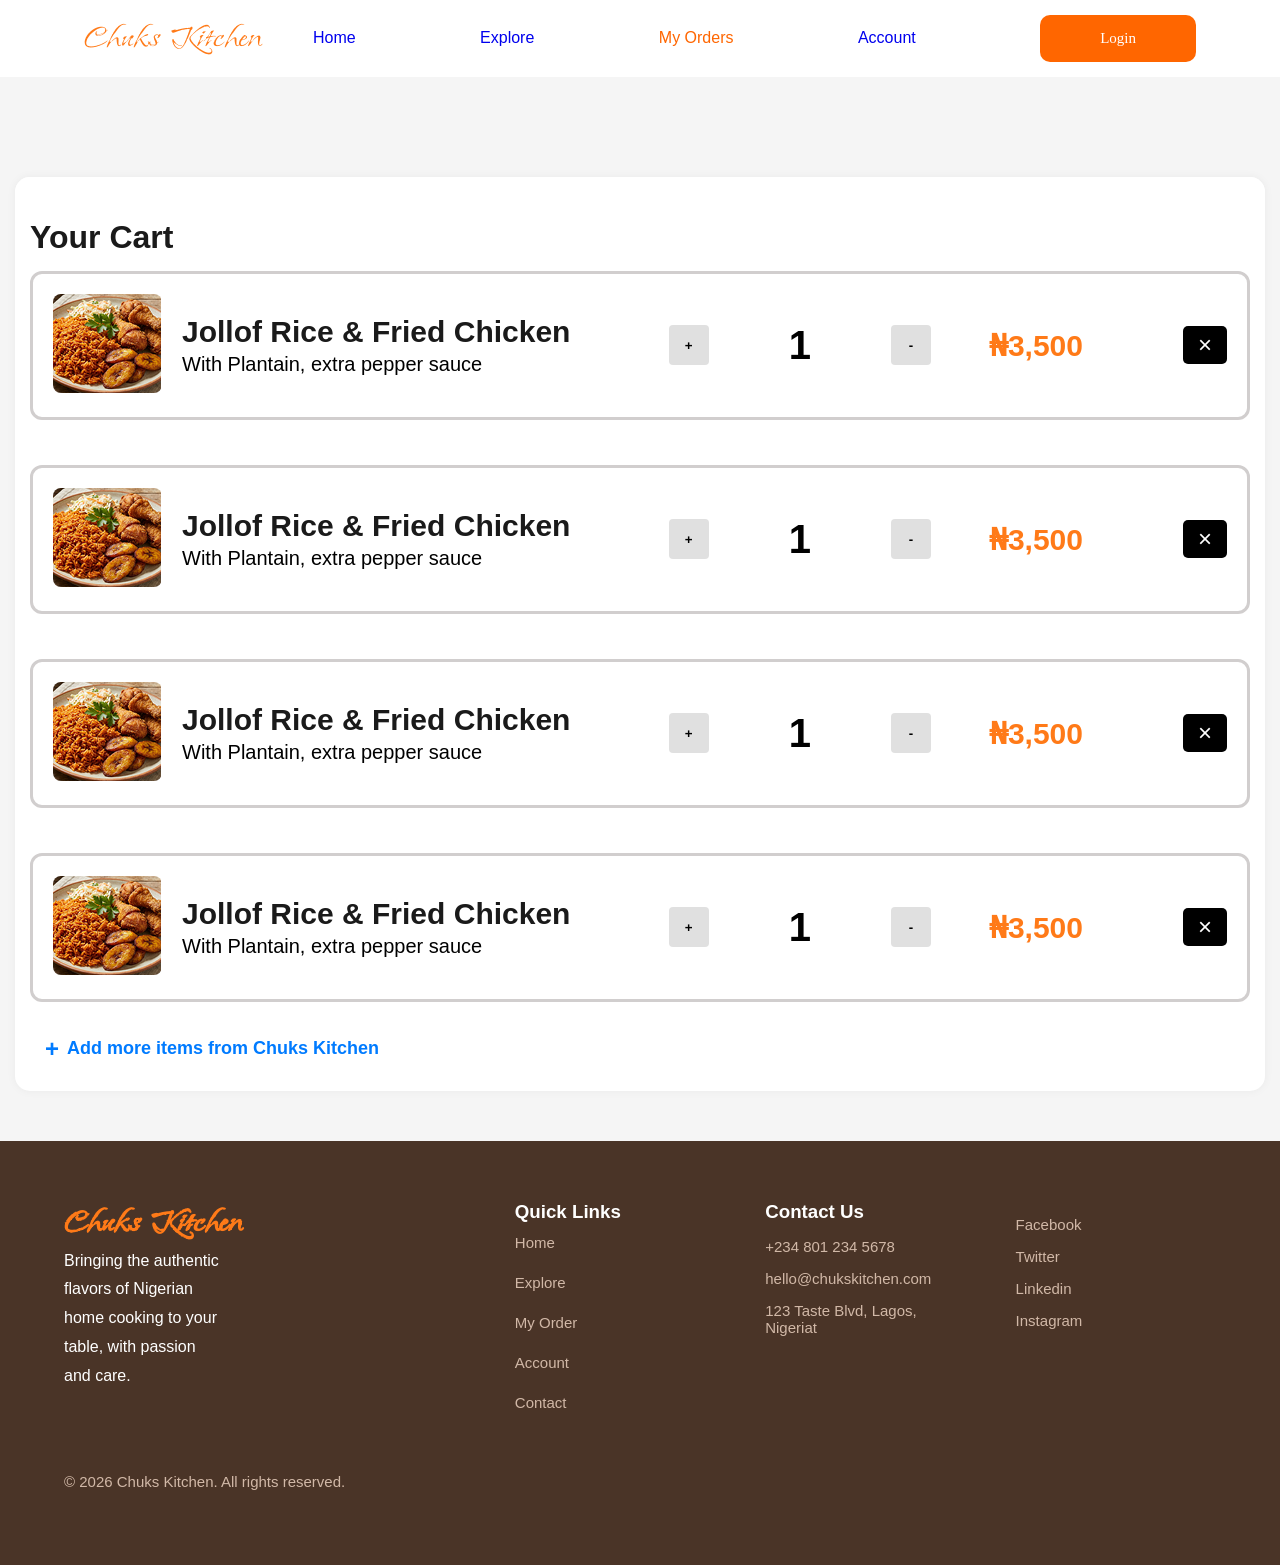
<file: cart.html>
<!DOCTYPE html>
<html lang="en">

<head>
    <meta charset="UTF-8">
    <meta name="viewport" content="width=device-width, initial-scale=1.0">
    <title>Chuks Kitchen - Cart Page</title>
    <link rel="stylesheet" href="/css/allstyles.css">
    <link rel="stylesheet" href="/css/allstyles.css">
    <link rel="preconnect" href="https://fonts.googleapis.com">
    <link rel="preconnect" href="https://fonts.gstatic.com" crossorigin>
    <link href="https://fonts.googleapis.com/css2?family=Island+Moments&display=swap" rel="stylesheet">
</head>

<body class="grey">
    <header class="navbar" id="navbar-food">
        <h1 class="brand-logo" id="brand-logo">Chuks Kitchen</h1>

        <nav id="nav-links" class="laptop-only">
            <a href="#">Home</a>
            <a href="#">Explore</a>
            <a href="#" id="highlighted-order">My Orders</a>
            <a href="#">Account</a>
            <button class="login-btn" onclick="window.location.href='food-details.html'">Login</button>
        </nav>

        <button class="menu-btn mobile-only" onclick="window.location.href='food-details.html'">
            <span></span>
            <span></span>
            <span></span>
        </button>
    </header>

    <main class="page-wrapper">
        <section>
            <div class="cart-container">
                <h2 class="cart-title">Your Cart</h2>
                <div class="cart-item">
                    <div class="item-image">
                        <img src="/assets/images/cart-jollof.jpg" alt="Jollof Rice & Fried Chicken">
                    </div>

                    <div class="item-details">
                        <div class="item-header">
                            <h3 class="item-name">Jollof Rice & Fried Chicken</h3>
                            <p class="item-extras">With Plantain, extra pepper sauce</p>
                        </div>

                        <div class="item-controls">
                            <div class="quantity-selector">
                                <button class="qty-btn">+</button>
                                <span class="qty-number">1</span>
                                <button class="qty-btn">-</button>
                            </div>

                            <div class="price-remove-row">
                                <span class="item-price">₦3,500</span>
                                <button class="remove-btn">×</button>
                            </div>
                        </div>
                    </div>
                </div>
        </section>

        <section>
            <div class="cart-container">
                <div class="cart-item">
                    <div class="item-image">
                        <img src="/assets/images/cart-jollof.jpg" alt="Jollof Rice & Fried Chicken">
                    </div>

                    <div class="item-details">
                        <div class="item-header">
                            <h3 class="item-name">Jollof Rice & Fried Chicken</h3>
                            <p class="item-extras">With Plantain, extra pepper sauce</p>
                        </div>

                        <div class="item-controls">
                            <div class="quantity-selector">
                                <button class="qty-btn">+</button>
                                <span class="qty-number">1</span>
                                <button class="qty-btn">-</button>
                            </div>

                            <div class="price-remove-row">
                                <span class="item-price">₦3,500</span>
                                <button class="remove-btn">×</button>
                            </div>
                        </div>
                    </div>
                </div>
        </section>

        <section>
            <div class="cart-container">
                <div class="cart-item">
                    <div class="item-image">
                        <img src="/assets/images/cart-jollof.jpg" alt="Jollof Rice & Fried Chicken">
                    </div>

                    <div class="item-details">
                        <div class="item-header">
                            <h3 class="item-name">Jollof Rice & Fried Chicken</h3>
                            <p class="item-extras">With Plantain, extra pepper sauce</p>
                        </div>

                        <div class="item-controls">
                            <div class="quantity-selector">
                                <button class="qty-btn">+</button>
                                <span class="qty-number">1</span>
                                <button class="qty-btn">-</button>
                            </div>

                            <div class="price-remove-row">
                                <span class="item-price">₦3,500</span>
                                <button class="remove-btn">×</button>
                            </div>
                        </div>
                    </div>
                </div>
        </section>

        <section>
            <div class="cart-container">
                <div class="cart-item">
                    <div class="item-image">
                        <img src="/assets/images/cart-jollof.jpg" alt="Jollof Rice & Fried Chicken">
                    </div>

                    <div class="item-details">
                        <div class="item-header">
                            <h3 class="item-name">Jollof Rice & Fried Chicken</h3>
                            <p class="item-extras">With Plantain, extra pepper sauce</p>
                        </div>

                        <div class="item-controls">
                            <div class="quantity-selector">
                                <button class="qty-btn">+</button>
                                <span class="qty-number">1</span>
                                <button class="qty-btn">-</button>
                            </div>

                            <div class="price-remove-row">
                                <span class="item-price">₦3,500</span>
                                <button class="remove-btn">×</button>
                            </div>
                        </div>
                    </div>
                </div>
            </div>
        </section>

        <a href="#" class="add-more-link">
            <span class="plus-icon">+</span> Add more items from Chuks Kitchen
        </a>

    </main>

    <footer class="site-footer laptop-only">
        <div class="footer-content">
            <div class="footer-brand">
                <h2 class="footer-logo-text">Chuks Kitchen</h2>
                <p>Bringing the authentic<br> flavors of Nigerian<br> home cooking to your<br> table, with passion<br>
                    and care.</p>
            </div>
            <div class="footer-links">
                <h3>Quick Links</h3>
                <ul>
                    <li>Home</li>
                    <li>Explore</li>
                    <li>My Order</li>
                    <li>Account</li>
                    <li>Contact</li>
                </ul>
            </div>
            <div class="footer-contact">
                <h3>Contact Us</h3>
                <p>+234 801 234 5678</p>
                <p>hello@chukskitchen.com</p>
                <p>123 Taste Blvd, Lagos, Nigeriat</p>
            </div>
            <div class="footer-socials">
                <p>Facebook</p>
                <p>Twitter</p>
                <p>Linkedin</p>
                <p>Instagram</p>
            </div>
        </div>
        <p class="copyright">© 2026 Chuks Kitchen. All rights reserved.</p>
    </footer>

</body>

</html>
</file>
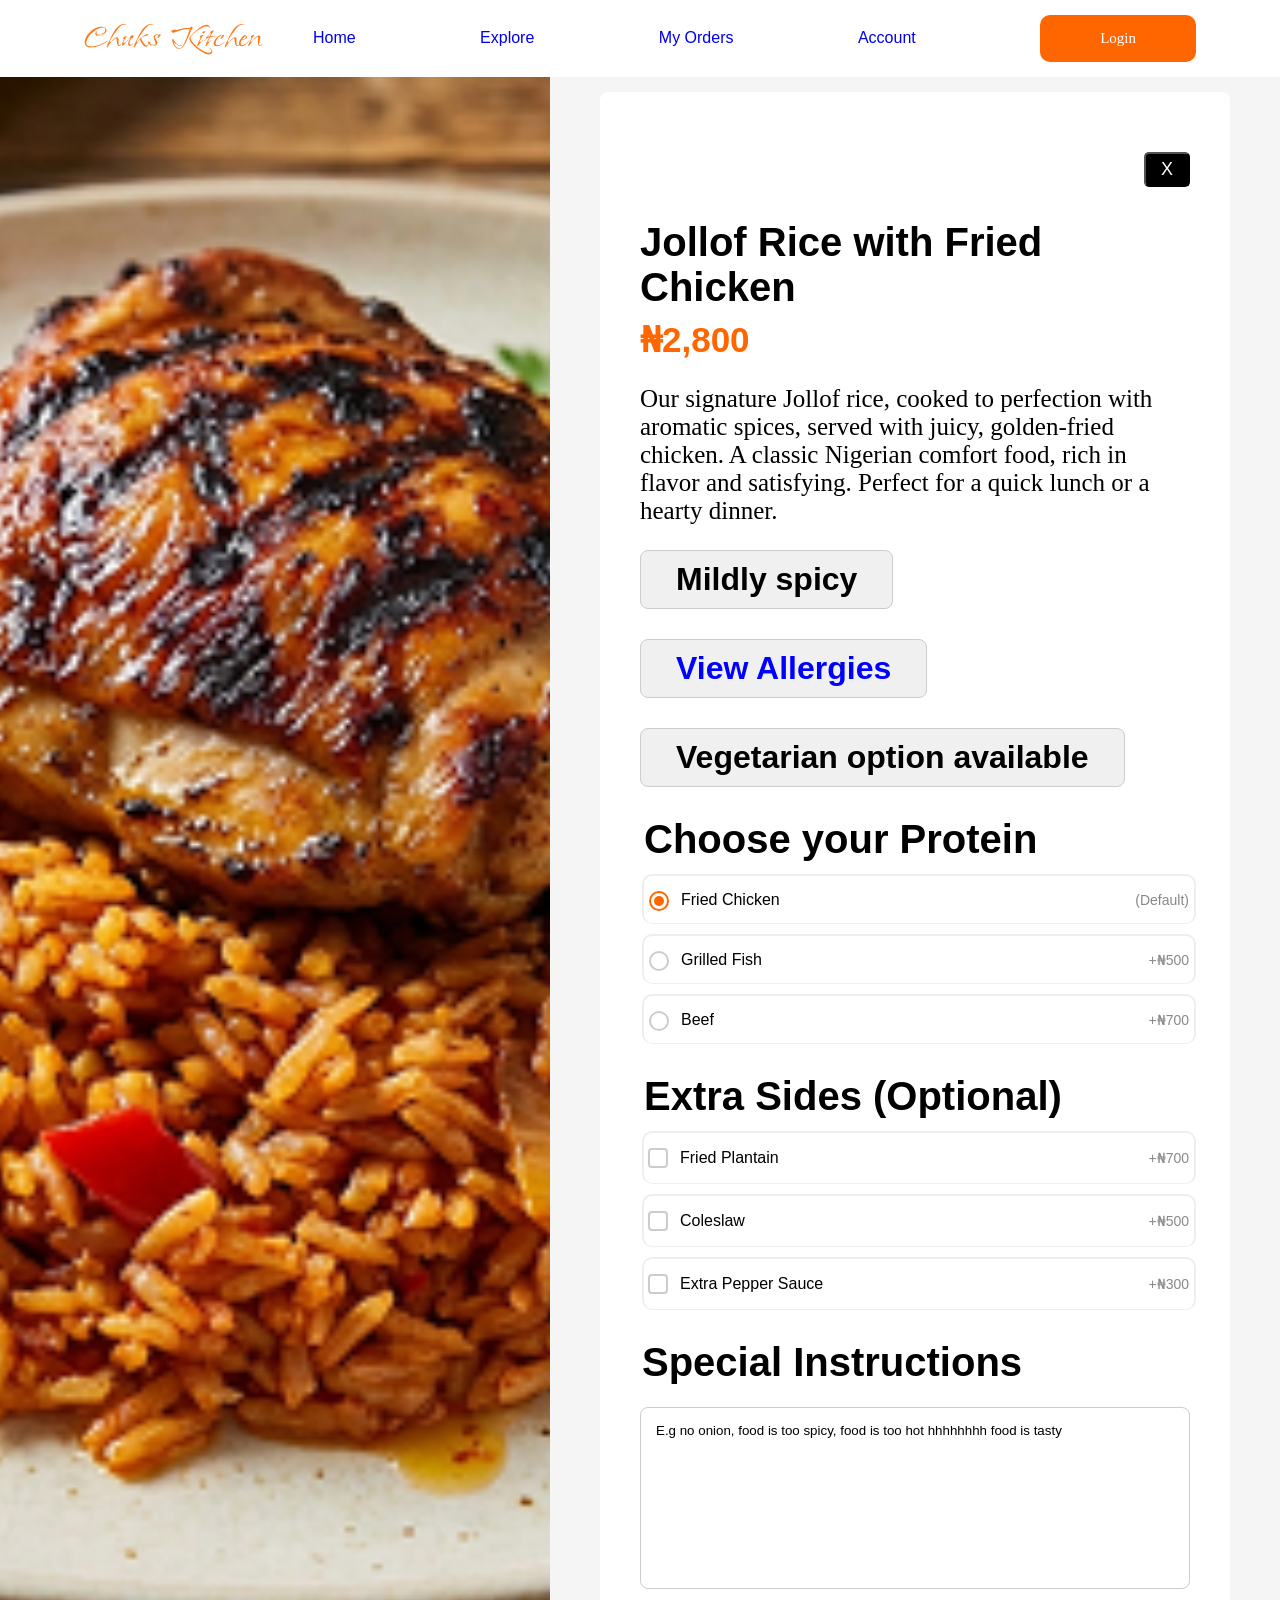
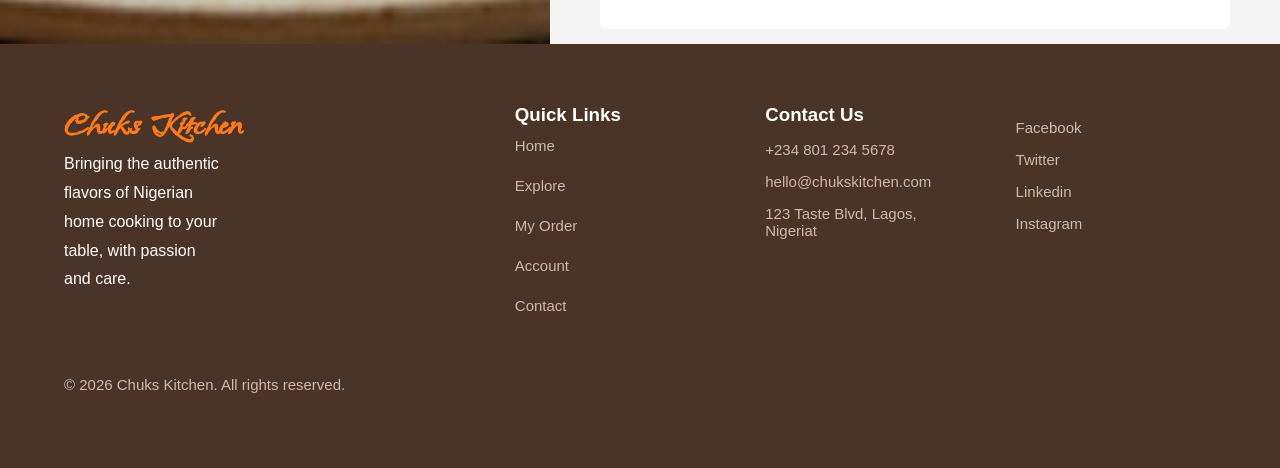
<file: food-details.html>
<!DOCTYPE html>
<html lang="en">

<head>
    <meta charset="UTF-8">
    <meta name="viewport" content="width=device-width, initial-scale=1.0">
    <title>Chuks Kitchen - Food Details Page</title>
    <link rel="stylesheet" href="/css/allstyles.css">
    <link rel="preconnect" href="https://fonts.googleapis.com">
    <link rel="preconnect" href="https://fonts.gstatic.com" crossorigin>
    <link href="https://fonts.googleapis.com/css2?family=Island+Moments&display=swap" rel="stylesheet">
</head>

<body class="grey-body">
    <header class="navbar" id="navbar-food">
        <h1 class="brand-logo" id="brand-logo">Chuks Kitchen</h1>

        <nav id="nav-links" class="laptop-only">
                <a href="#">Home</a>
                <a href="#">Explore</a>
                <a href="#">My Orders</a>
                <a href="#">Account</a>
                <button class="login-btn" onclick="window.location.href='payment-options.html'">Login</button>
        </nav>

        <button class="menu-btn mobile-only" onclick="window.location.href='payment-options.html'">
            <span></span>
            <span></span>
            <span></span>
        </button>

            
    </header>

    <main class="food-flex">
        <section class="product-hero">
            <img src="/assets/images/rice-chicken.jpg" alt="Jollof Rice with Fried Chicken" class="hero-image">
        </section>
        <div class="body-food">
            <section class="product-info">
                <div class="title-row">
                    <button class="close-btn" aria-label="Close">X</button>
                    <h1>Jollof Rice with Fried Chicken</h1>
                </div>

                <p class="price">₦2,800</p>

                <p class="description">
                    Our signature Jollof rice, cooked to
                    perfection with aromatic spices, served
                    with juicy, golden-fried chicken.
                    A classic Nigerian comfort food, rich in
                    flavor and satisfying. Perfect for a quick
                    lunch or a hearty dinner.</p>

                <div class="tags-container">
                    <span class="tag">Mildly spicy</span>
                    <span class="tag special-tag">View Allergies</span>
                    <span class="tag">Vegetarian option available</span>
                </div>
            </section>

            <form action="#" method="POST" class="order-form">
                
                <fieldset class="input-group">
                    <legend class="arial">Choose your Protein</legend>

                    <label class="input-wrapper">
                        <input type="radio" name="protein" value="fried-chicken" checked>
                        <span class="label-text">Fried Chicken</span>
                        <span class="price-add">(Default)</span>
                    </label>

                    <label class="input-wrapper">
                        <input type="radio" name="protein" value="grilled-fish">
                        <span class="label-text">Grilled Fish</span>
                        <span class="price-add">+₦500</span>
                    </label>

                    <label class="input-wrapper">
                        <input type="radio" name="protein" value="grilled-fish">
                        <span class="label-text">Beef</span>
                        <span class="price-add">+₦700</span>
                    </label>
                </fieldset>

                <fieldset class="input-group">
                    <legend class="arial">Extra Sides (Optional)</legend>

                    <label class="input-wrapper">
                        <input type="checkbox" name="sides" value="plantain">
                        <span class="label-text">Fried Plantain</span>
                        <span class="price-add">+₦700</span>
                    </label>

                    <label class="input-wrapper">
                        <input type="checkbox" name="sides" value="coleslaw">
                        <span class="label-text">Coleslaw</span>
                        <span class="price-add">+₦500</span>
                    </label>

                    <label class="input-wrapper">
                        <input type="checkbox" name="sides" value="coleslaw">
                        <span class="label-text">Extra Pepper Sauce</span>
                        <span class="price-add">+₦300</span>
                    </label>

                </fieldset>

                <div class="input-group">
                    <legend class="arial">Special Instructions</legend>
                    <textarea id="instructions" class="placeholder" rows="1"
                        placeholder="E.g no onion, food is too spicy, food is too hot hhhhhhhh food is tasty"></textarea>
                </div>
            </form>
        </div>
    </main>


    <footer class="site-footer laptop-only">
        <div class="footer-content">
            <div class="footer-brand">
                <h2 class="footer-logo-text">Chuks Kitchen</h2>
                <p>Bringing the authentic<br> flavors of Nigerian<br> home cooking to your<br> table, with passion<br> and care.</p>
            </div>
            <div class="footer-links">
                <h3>Quick Links</h3>
                <ul><li>Home</li><li>Explore</li><li>My Order</li><li>Account</li><li>Contact</li></ul>
            </div>
            <div class="footer-contact">
                <h3>Contact Us</h3>
                <p>+234 801 234 5678</p>
                <p>hello@chukskitchen.com</p>
                <p>123 Taste Blvd, Lagos, Nigeriat</p>
            </div>
            <div class="footer-socials">
                <p>Facebook</p><p>Twitter</p><p>Linkedin</p><p>Instagram</p>
            </div>
        </div>
        <p class="copyright">© 2026 Chuks Kitchen. All rights reserved.</p>
    </footer>

</body>

</html>
</file>
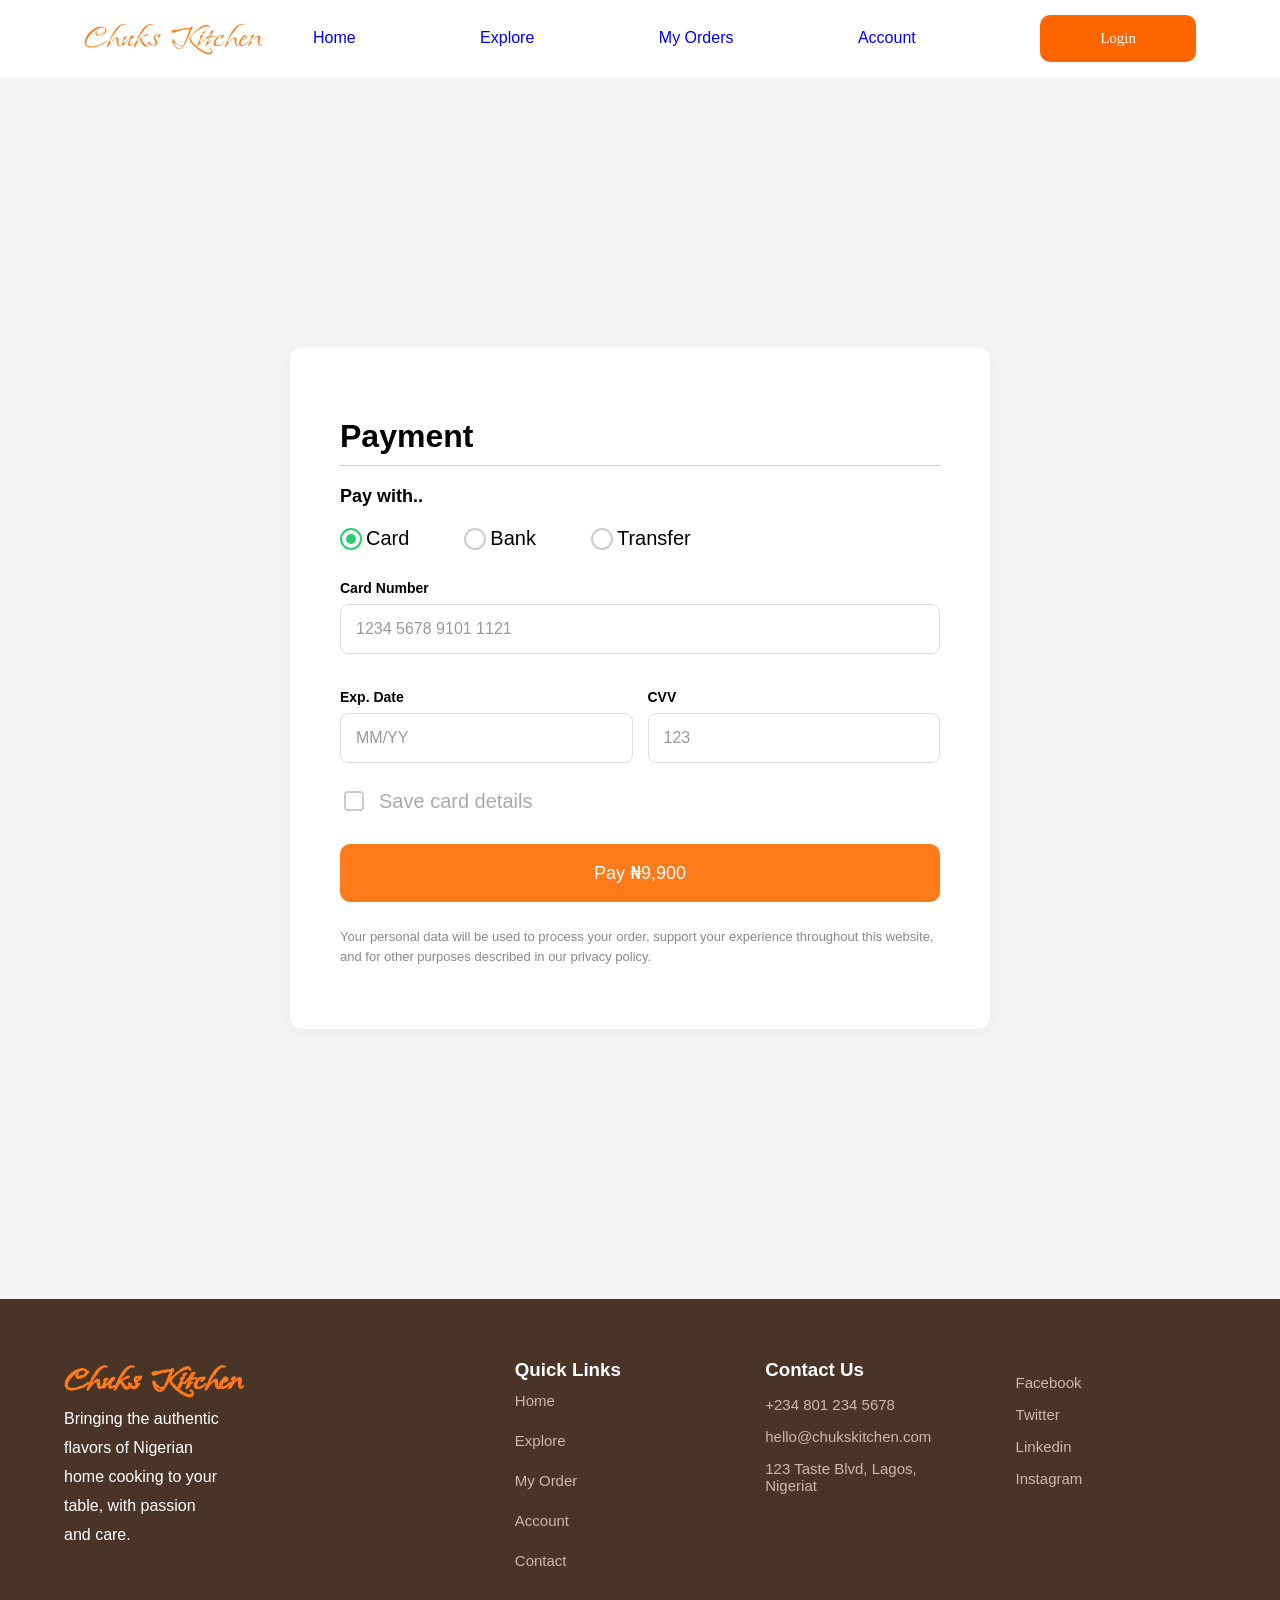
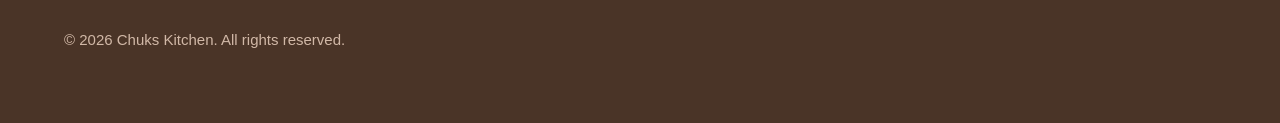
<file: payment-options.html>
<!DOCTYPE html>
<html lang="en">

<head>
    <meta charset="UTF-8">
    <meta name="viewport" content="width=device-width, initial-scale=1.0">
    <title>Chuks Kitchen - Payment Page</title>
    <link rel="stylesheet" href="/css/allstyles.css">
    <link rel="stylesheet" href="/css/allstyles.css">
    <link rel="preconnect" href="https://fonts.googleapis.com">
    <link rel="preconnect" href="https://fonts.gstatic.com" crossorigin>
    <link href="https://fonts.googleapis.com/css2?family=Island+Moments&display=swap" rel="stylesheet">
</head>

<body class="grey">
    <header class="navbar" id="navbar-food">
        <h1 class="brand-logo" id="brand-logo">Chuks Kitchen</h1>

        <nav id="nav-links" class="laptop-only">
            <a href="#">Home</a>
            <a href="#">Explore</a>
            <a href="#">My Orders</a>
            <a href="#">Account</a>
            <button class="login-btn" onclick="window.location.href='index.html'">Login</button>
        </nav>

        <button class="menu-btn mobile-only" onclick="window.location.href='index.html'">
            <span></span>
            <span></span>
            <span></span>
        </button>
    </header>

    <main>
        <div class="payment-container" id="payment-container">
            <h1 id="heading">Payment</h1>
            <hr id="divider">

            <section class="payment-method">
                <p class="section-label">Pay with..</p>
                <div class="radio-group">
                    <label class="radio-item">
                        <input type="radio" name="pay-method" checked>
                        <span class="custom-radio"></span> Card
                    </label>
                    <label class="radio-item">
                        <input type="radio" name="pay-method">
                        <span class="custom-radio"></span> Bank
                    </label>
                    <label class="radio-item">
                        <input type="radio" name="pay-method">
                        <span class="custom-radio"></span> Transfer
                    </label>
                </div>
            </section>

            <section class="card-details">
                <div class="form-group">
                    <label id="box-label">Card Number</label>
                    <input type="text" placeholder="1234 5678 9101 1121" id="box-input">
                </div>

                <div class="form-row">
                    <div class="form-group">
                        <label id="box-label">Exp. Date</label>
                        <input type="text" placeholder="MM/YY" id="box-input">
                    </div>
                    <div class="form-group">
                        <label id="box-label">CVV</label>
                        <input type="text" placeholder="123" id="box-input">
                    </div>
                </div>

                <label class="checkbox-container">
                    <input type="checkbox">
                    <span class="checkmark"></span>
                    Save card details
                </label>
            </section>

            <button class="btn-primary pay-btn">Pay ₦9,900</button>

            <p class="privacy-note">
                Your personal data will be used to process your order, support your experience throughout this website,
                and for other purposes described in our privacy policy.
            </p>
        </div>
    </main>

    <footer class="site-footer laptop-only">
        <div class="footer-content">
            <div class="footer-brand">
                <h2 class="footer-logo-text">Chuks Kitchen</h2>
                <p>Bringing the authentic<br> flavors of Nigerian<br> home cooking to your<br> table, with passion<br>
                    and care.</p>
            </div>
            <div class="footer-links">
                <h3>Quick Links</h3>
                <ul>
                    <li>Home</li>
                    <li>Explore</li>
                    <li>My Order</li>
                    <li>Account</li>
                    <li>Contact</li>
                </ul>
            </div>
            <div class="footer-contact">
                <h3>Contact Us</h3>
                <p>+234 801 234 5678</p>
                <p>hello@chukskitchen.com</p>
                <p>123 Taste Blvd, Lagos, Nigeriat</p>
            </div>
            <div class="footer-socials">
                <p>Facebook</p>
                <p>Twitter</p>
                <p>Linkedin</p>
                <p>Instagram</p>
            </div>
        </div>
        <p class="copyright">© 2026 Chuks Kitchen. All rights reserved.</p>
    </footer>

</body>

</html>
</file>
<file: css/allstyles.css>
html,
body {
    margin: 0;
    padding: 0;
    font-family: sans-serif;
    overflow-x: hidden;
}

.body {
    margin: 53px 18px 53px 20px;
}

.auth-subtitle {
    margin-top: 0;
    margin-bottom: 40px;
}

.brand-logo {
    font-family: "Island Moments";
    color: #FF7A18;
    font-size: 40px;
    font-weight: 500;
    margin-bottom: 0;
}

.form-signup,
input {
    display: block;
}

.form-box {
    margin-bottom: 20px;
}

.box-input {
    width: 100%;
    height: 5px;
    padding: 20px;
    border-radius: 8px;
    border: 2px solid #ccc;
    box-sizing: border-box;
    font-size: 16px;
    outline: 0;
}

.box-input:focus {
    border: 2px solid rgb(13, 174, 228);

}

::placeholder {
    color: black;
}

.label-signup {
    display: block;
    margin-bottom: 8px;
}

.checkbox-group {
    display: flex;
    align-items: flex-start;
}

.terms-txt {
    margin-left: 10px;
    margin-bottom: 30px;
}

.terms {
    color: rgb(8, 8, 234);
}

.btn-primary {
    width: 100%;
    border-radius: 10px;
    padding: 20px;
    background-color: #FF7A18;
    border-style: none;
    color: white;
    font-weight: 500;
    font-size: large;
    font-family: 'Tahoma', Segoe UI, Geneva, Verdana, sans-serif;
}

.divider {
    text-align: center;
    margin: 30px 0;
    display: flex;

}

.custom-line {
    border: none;
    height: 2px;
    background-color: #ede7e7;
    width: 30%;
}

.btn-social {
    width: 100%;
    margin-bottom: 30px;
    border-radius: 10px;
    padding: 20px;
    background-color: white;
    border: 2px solid black;
    color: black;
    font-weight: 500;
    font-size: large;
    font-family: 'Tahoma', Segoe UI, Geneva, Verdana, sans-serif;
}

.btn-social:hover,
.btn-social:active {
    background-color: rgb(234, 229, 229);
}


.auth-footer {
    text-align: center;
    color: #938f8f;
}

.auth-footer a {
    color: blue;
    text-decoration: none;
}

.forgot-password {
    display: flex;
    justify-content: end;
    margin: 15px;
}










/*
Food details CSS starts here
*/

.body-food {
    margin: 0px 15px 20px 15px;
}

.navbar {
    display: flex;
    justify-content: space-between;
    align-items: center;
    padding: 0 20px;
    margin-bottom: 10px;
}

.menu-btn {
    background: none;
    border: none;
    cursor: pointer;
    display: flex;
    flex-direction: column;
    gap: 5px;
    padding: 10px;
}

.menu-btn span {
    display: block;
    width: 25px;
    height: 3px;
    background-color: #333;
    border-radius: 2px;
}

.hero-image {
    width: 100%;
    height: auto;
    display: block;
}

.close-btn {
    background-color: black;
    color: white;
    display: block;
    margin-left: auto;
    margin-right: 0;
    margin: 20px 0 10px auto;
    padding: 5px 15px;
    font-size: large;
    border-radius: 5px;
}

.special-tag {
    color: blue;
}

section h1 {
    font-weight: bolder;
    font-family: 'Trebuchet MS', 'Lucida Sans Unicode', Arial, sans-serif;
    font-size: 40px;
    margin-bottom: 10px;
}

.price {
    color: #ff6600;
    font-size: 35px;
    margin: 0;
    font-family: 'Tahoma', Geneva, Verdana, sans-serif;
    font-weight: bold;
}

.description {
    font-size: 25px;
    font-family: 'Tahoma', Times, serif;
    font-weight: lighter;
}

.tags-container {
    display: flex;
    flex-wrap: wrap;
    gap: 30px;
    width: 100%;
}

.tag {
    width: auto;
    display: inline-flex;
    padding: 10px 35px;
    background: #f0f0f0;
    border: 1px solid #ccc;
    border-radius: 8px;
    white-space: nowrap;
    font-size: large;
    font-weight: bold;
}


.input-group {
    margin-top: 50px;
}

.arial {
    font-size: 40px;
}

.input-group {
    display: flex;
    flex-direction: column;
    gap: 10px;
    border: none;
    width: 100%;
    margin-top: 30px;
}

.input-group textarea {
    resize: none;
    height: 20px;
    width: auto;
    height: 150px;
    padding: 15px;
    border-radius: 8px;
    border: 1px solid #ccc;
    font-family: sans-serif;
}


.arial {
    font-size: 40px;
    font-family: Arial, sans-serif;
    font-weight: bold;
    display: inline;
    resize: none;
}

.input-wrapper {
    display: inline-flex;
    align-items: center;
    width: 100%;
    padding: 10px 15px;
    border: 2px solid #eee;
    border-radius: 10px;
    cursor: pointer;
    background-color: #fff;
    transition: 0.2s all ease;

}

.label-text,
.price-add {
    font-weight: 500;
    font-size: 15px;
    margin-right: 5px;
    color: black;
}

fieldset {
    border: none;
    padding: 0;
    margin-bottom: 24px;
}

legend {
    font-weight: bold;
    font-size: 18px;
    margin-bottom: 12px;
}

.input-wrapper {
    display: flex;
    align-items: center;
    padding: 12px 0;
    cursor: pointer;
    border-bottom: 1px solid #f0f0f0;
}

input[type="radio"],
input[type="checkbox"] {
    appearance: none;
    -webkit-appearance: none;
    width: 20px;
    height: 20px;
    border: 2px solid #ccc;
    border-radius: 50%;
    margin-right: 12px;
    display: grid;
    place-content: center;
    transition: 0.2s all ease-in-out;
}

input[type="checkbox"] {
    border-radius: 4px;
}


input[type="radio"]:checked,
input[type="checkbox"]:checked {
    border-color: #ff6600;
    background-color: #fff;
}

input[type="radio"]:checked::before,
input[type="checkbox"]:checked::before {
    content: "";
    width: 10px;
    height: 10px;
    border-radius: 50%;
    background-color: #ff6600;
}

.label-text {
    flex: 1;
    font-size: 16px;
}

.price-add {
    color: #888;
    font-size: 14px;
}










/*
Cart CSS starts here
*/

.grey {
    background-color: #f5f5f5;
}

.navbar {
    background-color: white;
}

.page-wrapper {
    width: calc(100% - 30px);
    margin: 50px auto;
    overflow: hidden;
    min-height: 100vh;
    background-color: #ffffff;
    box-shadow: 0 0 10px rgba(0, 0, 0, 0.05);
    box-sizing: border-box;
    border-radius: 15px;
}

.cart-container {
    padding: 15px;
    background-color: #fff;
}

.cart-item {
    display: flex;
    gap: 15px;
    padding: 12px;
    border: 2px solid #9b9898;
    border-radius: 12px;
    margin-bottom: 15px;
    box-sizing: border-box;
    display: flex;
    justify-content: center;
    align-items: center;
}

.item-image img {
    width: 100px;
    max-width: 10rem;
    height: 130px;
    border-radius: 0.5rem;
    object-fit: cover;
}

.item-details {
    flex: 1;
    display: flex;
    flex-direction: column;
    justify-content: space-between;
}

.item-name {
    margin: 0;
    font-size: 1.2rem;
    font-weight: bolder;
    color: #1a1a1a;
}

.item-extras {
    margin: 0.25rem 0 0 0;
    font-size: 1rem;
    color: black;
}

.item-controls {
    display: flex;
    flex-direction: column;
    gap: 8px;
}

.quantity-selector {
    display: flex;
    align-items: center;
    justify-content: space-between;
    gap: .6rem;
    margin: 10px 0;
}

.qty-btn {
    background: #e0e0e0;
    border: none;
    border-radius: 4px;
    width: 1.5rem;
    height: 1.5rem;
    cursor: pointer;
    font-weight: bold;
}

.qty-number {
    font-size: 1.5rem;
    font-weight: bold;
}

.price-remove-row {
    display: flex;
    justify-content: space-between;
    align-items: center;
    justify-content: center;
}

.item-price {
    color: #FF7A18;
    font-weight: bold;
    font-size: 1.5rem;
    margin: 0;
}

.remove-btn {
    background-color: black;
    color: white;
    display: block;
    margin-left: auto;
    padding: 2px 8px;
    font-size: large;
    border-radius: 5px;
    border: none;

    display: flex;
    align-items: center;
    justify-content: center;
    cursor: pointer;
}

.add-more-link {
    display: flex;
    align-items: center;
    gap: 10px;
    color: #007bff;
    text-decoration: none;
    font-weight: 550;
    margin-bottom: 25px;
    font-size: 1.2rem;
}

.plus-icon {
    font-size: 2rem;
    margin-left: 15px;
}










/*
Payment Options CSS starts here
*/

.reverse {
    display: flex;
    flex-direction: column-reverse;
}

#heading {
    font-size: 55px;
}

.payment-container {
    padding: 20px;
    font-family: sans-serif;
}

.payment-container h1 {
    font-size: 28px;
    margin-bottom: 10px;
    font-weight: 800;
}

#divider {
    border: 0;
    border-top: 1px solid #d2cdcd;
    margin-bottom: 20px;
}

.section-label {
    font-weight: bold;
    font-size: 30px;
    margin: 40px 0;
}

#box-label {
    font-weight: bold;
    font-size: 30px;
    margin: 20px 0;
}

section ::placeholder {
    font-size: large;
    color: #333;
    padding: 0;
    margin: 0;
}

.radio-group {
    display: flex;
    gap: 30px;
    margin-bottom: 30px;
}

.radio-item {
    display: flex;
    align-items: center;
    cursor: pointer;
    font-size: 20px;
}

.radio-item input {
    display: none;
}

.custom-radio {
    width: 18px;
    height: 18px;
    border: 2px solid #ccc;
    border-radius: 50%;
    margin-right: 4px;
    display: inline-block;
    position: relative;

}

.radio-item input:checked+.custom-radio {
    border-color: #2ecc71;
}

.radio-item input:checked+.custom-radio::after {
    content: '';
    width: 10px;
    height: 10px;
    background: #2ecc71;
    border-radius: 50%;
    position: absolute;
    top: 50%;
    left: 50%;
    transform: translate(-50%, -50%);

}

.form-group {
    margin-bottom: 15px;
}

.form-group label {
    display: block;
    margin-bottom: 8px;
    font-weight: 600;
    font-size: 14px;
}

.form-row {
    display: flex;
    gap: 15px;
}

.form-row .form-group {
    flex: 1;
}

.checkbox-container {
    display: flex;
    align-items: center;
    color: #aaa;
    font-size: 30px;
    margin-top: 10px;
}

.checkbox-container input {
    margin-right: 25px;
    transform: scale(1.5);
    cursor: pointer;
}

.pay-btn {
    margin-top: 30px;
    background-color: #FF7A18;
    padding: 18px;
    font-size: 25px;
    padding: 30px;
}

.privacy-note {
    font-size: 30px;
    color: #999;
    line-height: 1.5;
    margin-top: 20px;
    text-align: left;
}

#box-input {
    width: 100%;
    padding: 30px;
    border-radius: 8px;
    border: 4px solid #ccc;
    box-sizing: border-box;
    font-size: 16px;
    outline: 0;

}

.btn-social,
.btn-primary,
.brand-logo,
.login-btn,
.terms,
#terms,
.close-btn,
.tag {
    cursor: pointer;
}

.auth-header {
    text-align: center;
}

.laptop-only {
    display: none !important;
}










/*
Tablet/Laptop View starts here
*/

@media (min-width: 1024px) {

    .body {
        margin: 0;
        padding: 0;
    }

    .laptop-only {
        display: block !important;
    }

    .mobile-only {
        display: none !important;
    }

    .split-container {
        display: flex;
        min-height: 100vh;
        align-items: stretch;
    }

    .hero-section {
        flex: 1;
        background: linear-gradient(rgba(205, 87, 3, 0.8), rgba(255, 122, 24, 0.8)),
            url('../assets/images/signup-img.jpg');
        background-size: cover;
        background-blend-mode: multiply;
        display: flex !important;
        align-items: center;
        justify-content: center;
        padding: 60px;
        color: white;
        text-align: center;
    }

    .auth-container {
        flex: 1;
        margin: auto;
        padding: 40px;
    }

    .label-signup {
        font-size: 25px;
    }

    .hero-overlay {
        font-size: xx-large;
        color: #ffffff;
        font-weight: 400;
        font-size: 20px;
        line-height: 1.5rem;
        margin: 100px;
    }


    .box-input {
        width: 100%;
        padding: 30px;
        border-radius: 8px;
        border: 2px solid #ccc;
        box-sizing: border-box;
        font-size: 16px;
        outline: 0;
    }

    .site-footer {
        background-color: #4a3427;
        color: #d1b8a7;
        padding: 60px 5%;
        display: block !important;
    }

    .footer-content {
        display: flex;
        justify-content: space-between;
        gap: 50px;
    }

    .footer-brand {
        flex: 2;
    }

    .footer-links,
    .footer-contact,
    .footer-socials {
        flex: 1;
    }

    .footer-logo-text {
        font-family: 'Island Moments', cursive;
        color: #ff7a18;
        font-size: 40px;
        margin: 0;
    }

    .footer-links {
        display: flex;
        flex-direction: column;
        justify-content: flex-start;
    }

    .footer-links li,
    .footer-links ul {
        list-style: none;
        padding: 0;
        line-height: 2.5rem;
        margin: 0;
    }

    .footer-brand p {
        font-weight: 400;
        color: white;
        line-height: 1.8rem;
        margin: 0;
    }

    .site-footer h3 {
        color: white;
        margin: 0;
    }

    .footer-links li,
    .footer-contact p,
    .footer-socials p {
        font-size: 15px;
        cursor: pointer;
    }

    .copyright {
        font-size: 15px;
        margin-top: 50px;
    }

    .btn-primary {
        font-weight: 500;
        font-size: x-large;
        font-family: 'Tahoma', Segoe UI, Geneva, Verdana, sans-serif;
    }


    .terms {
        font-size: large;
    }




    section ::placeholder {
        font-size: x-large;
        color: #333;
        padding: 0;
        margin: 0;
    }











    /* 
    Food Page Laptop CSS starts here
    */

    .grey-body {
        background: #f5f5f5;
    }

    #navbar-food {
        display: flex;
        align-items: center;
        justify-content: center;
        padding: 15px 0;
        width: 100%;
        gap: 50px;
        margin: 0;
    }

    .tag {
        font-size: xx-large;
    }

    #nav-links .laptop-only {
        display: flex;
        align-items: center;
    }

    #nav-links a {
        text-decoration: none;
        font-weight: 500;
        font-size: 16px;
        margin-right: 120px;
    }

    #nav-links button {
        padding: 15px 60px;
        color: white;
        font-size: 15px;
        font-family: "Tahoma";
        background-color: #ff6600;
        border: none;
        border-radius: 10px;

    }

    #brand-logo,
    #nav-links {
        margin: 0;
        line-height: 1;
    }

    .food-flex {
        display: flex;
        align-items: stretch;
        min-height: 100vh;
    }

    .product-hero {
        flex: 1;
        margin: 0;
        display: flex;
    }

    .body-food {
        flex: 1;
        padding: 40px;
        background-color: white;
        border-radius: 8px;
        margin: 15px 50px;
    }

    .hero-image {
        width: 100%;
        height: 100%;
        object-fit: cover;
        margin-top: 0;
    }










    /* 
    Cart Page Laptop CSS starts here
    */

    .page-wrapper {
        margin-top: 100px;
    }

    .item-name {
        font-size: 35px;
    }

    .item-extras {
        font-size: 25px;
    }

    #highlighted-order {
        color: #ff6600;
    }

    .item-image img {
        width: 100%;
        max-width: 10rem;
        height: auto;
        border-radius: 0.5rem;
        object-fit: cover;
    }

    .cart-title {
        font-size: 32px;
        font-weight: 800;
        margin-bottom: 0px;
        font-family: 'Tahoma', sans-serif;
        color: #1a1a1a;
        padding-bottom: 15px;
    }

    .cart-item {
        display: flex;
        flex-direction: row;
        align-items: center;
        justify-content: space-between;
        padding: 20px;
        gap: 20px;
        border: 3px solid #d1cece;
        margin-bottom: 15px;
    }

    .item-details {
        display: flex;
        flex-direction: row;
        align-items: center;
        flex: 1;
        justify-content: space-between;
    }

    .item-controls {
        display: flex;
        flex-direction: row;
        margin-left: 10px;
        flex: 1;
        justify-content: flex-end;
    }

    .quantity-selector {
        align-items: center;
        gap: 80px;
    }

    .price-remove-row {
        align-items: center;
        gap: 100px;
        margin-left: 50px;
    }

    .remove-btn {
        background-color: #ff6600;
        color: white;
    }

    .add-more-link {
        display: flex;
        align-items: center;
        justify-content: flex-start;
        gap: 8px;
        color: #007bff;
        text-decoration: none;
        font-weight: 600;
        font-size: 18px;
        margin: 5px 15px 30px 15px;
        width: fit-content;
    }

    .plus-icon {
        font-size: 24px;
        line-height: 1;
    }

    .item-name {
        font-size: 30px;
    }

    .item-extras {
        font-size: 20px;
    }

    .qty-btn {
        width: 40px;
        height: 40px;
        cursor: pointer;
        font-weight: bolder;
    }

    .qty-number {
        font-size: 40px;
        font-weight: bolder;
    }


    .item-price {
        font-size: 30px;
    }

    .remove-btn {
        background-color: black;
        color: white;
        display: block;
        margin-left: auto;
        padding: 5px 15px;
        font-size: x-large;
    }











    /* 
    Payment Options Page Laptop CSS starts here
    */

    #payment-container {
        margin: 270px auto;
    }

    .payment-container {
        background-color: #ffffff;
        width: 100%;
        max-width: 600px;
        margin: 0 auto;
        padding: 50px;
        border-radius: 12px;
        box-shadow: 0 4px 20px rgba(0, 0, 0, 0.05);
    }

    #heading {
        font-size: 32px;
        margin-bottom: 10px;
    }

    .section-label {
        font-size: 18px;
        margin: 20px 0;
    }

    #box-label {
        font-size: 14px;
        margin-bottom: 8px;
        display: block;
    }

    #box-input {
        padding: 15px;
        font-size: 16px;
        border: 1px solid #ddd;
    }

    .privacy-note {
        font-size: 13px;
        color: #888;
        margin-top: 25px;
    }

    .pay-btn {
        width: 100%;
        padding: 18px;
        font-size: 18px;
        margin-top: 30px;
    }

    .radio-item {
        font-size: 20px;
        margin-right: 25px;
    }

    .checkbox-container {
        font-size: 20px;
    }

    .checkbox-container input {
        margin-right: 15px;
        transform: scale(1);
        cursor: pointer;
    }

    #box-input::placeholder {
        color: #999;
        font-size: 16px;
    }



}
</file>
